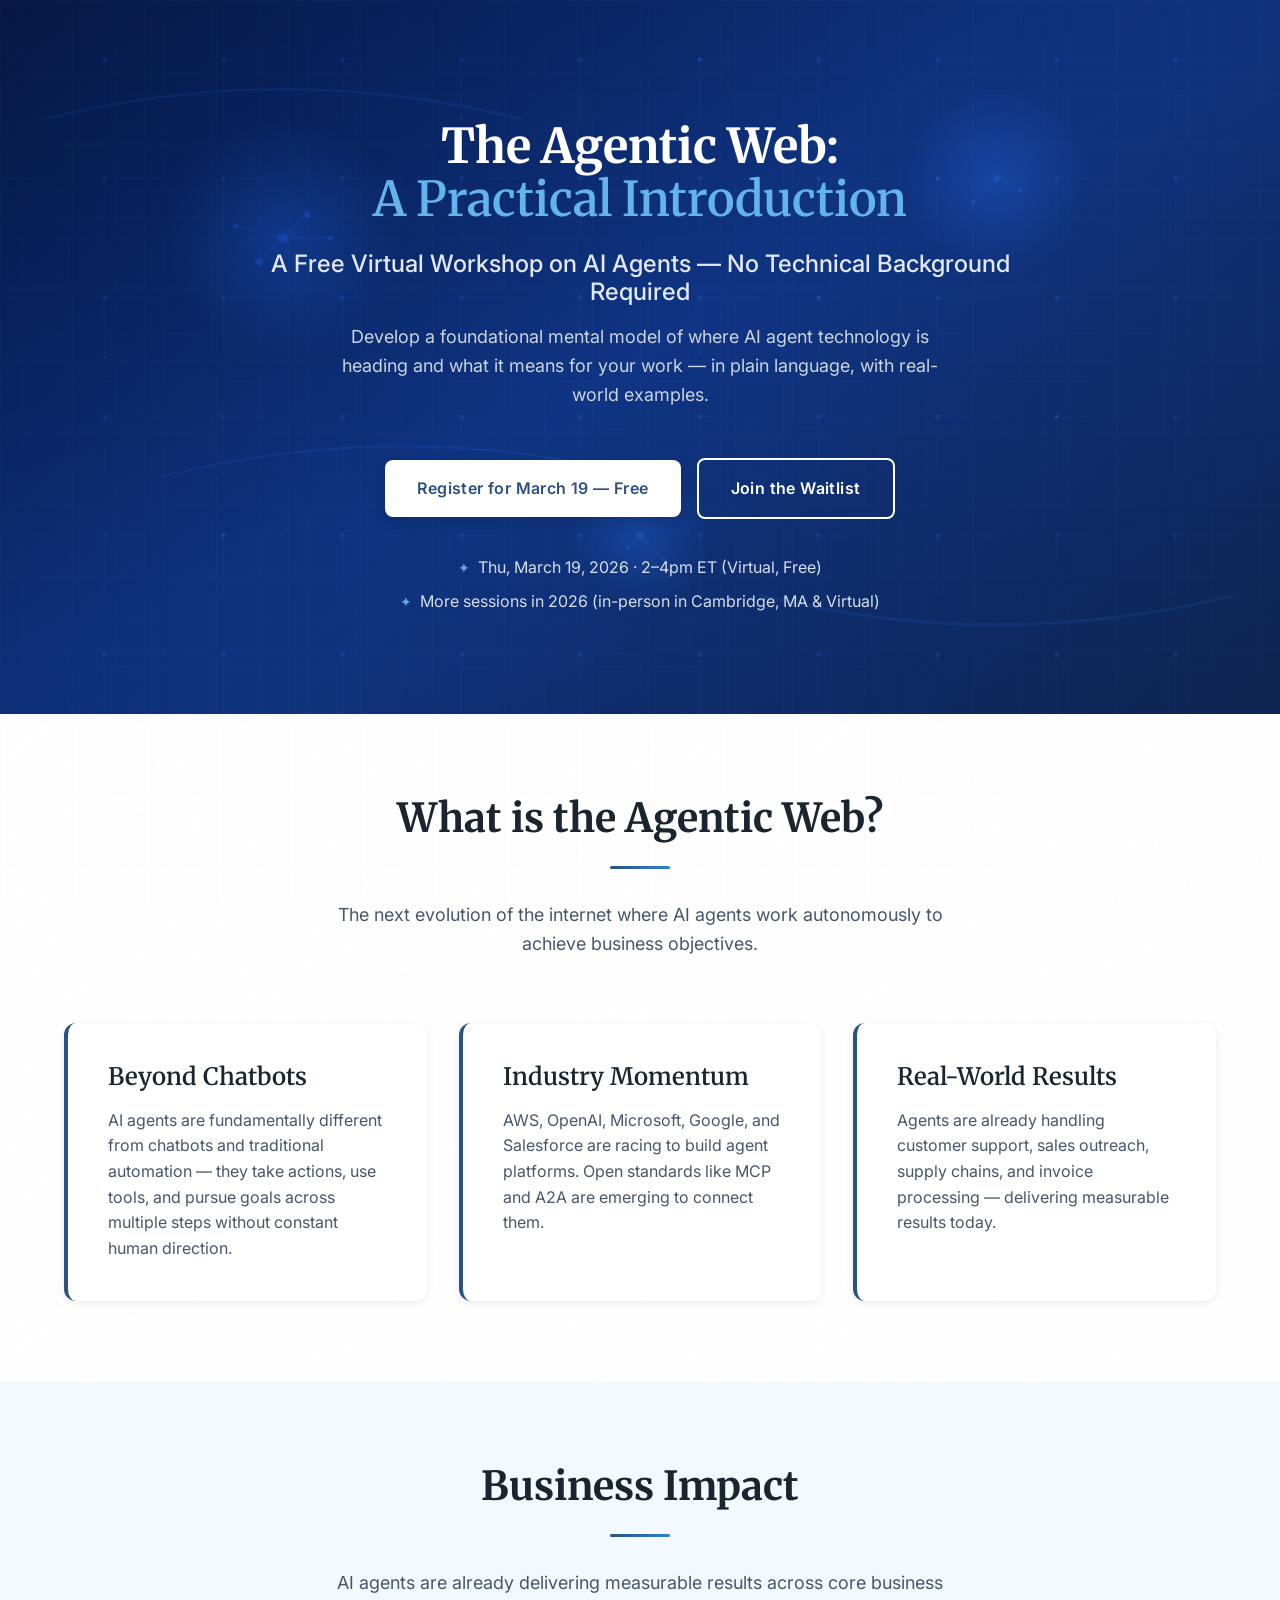
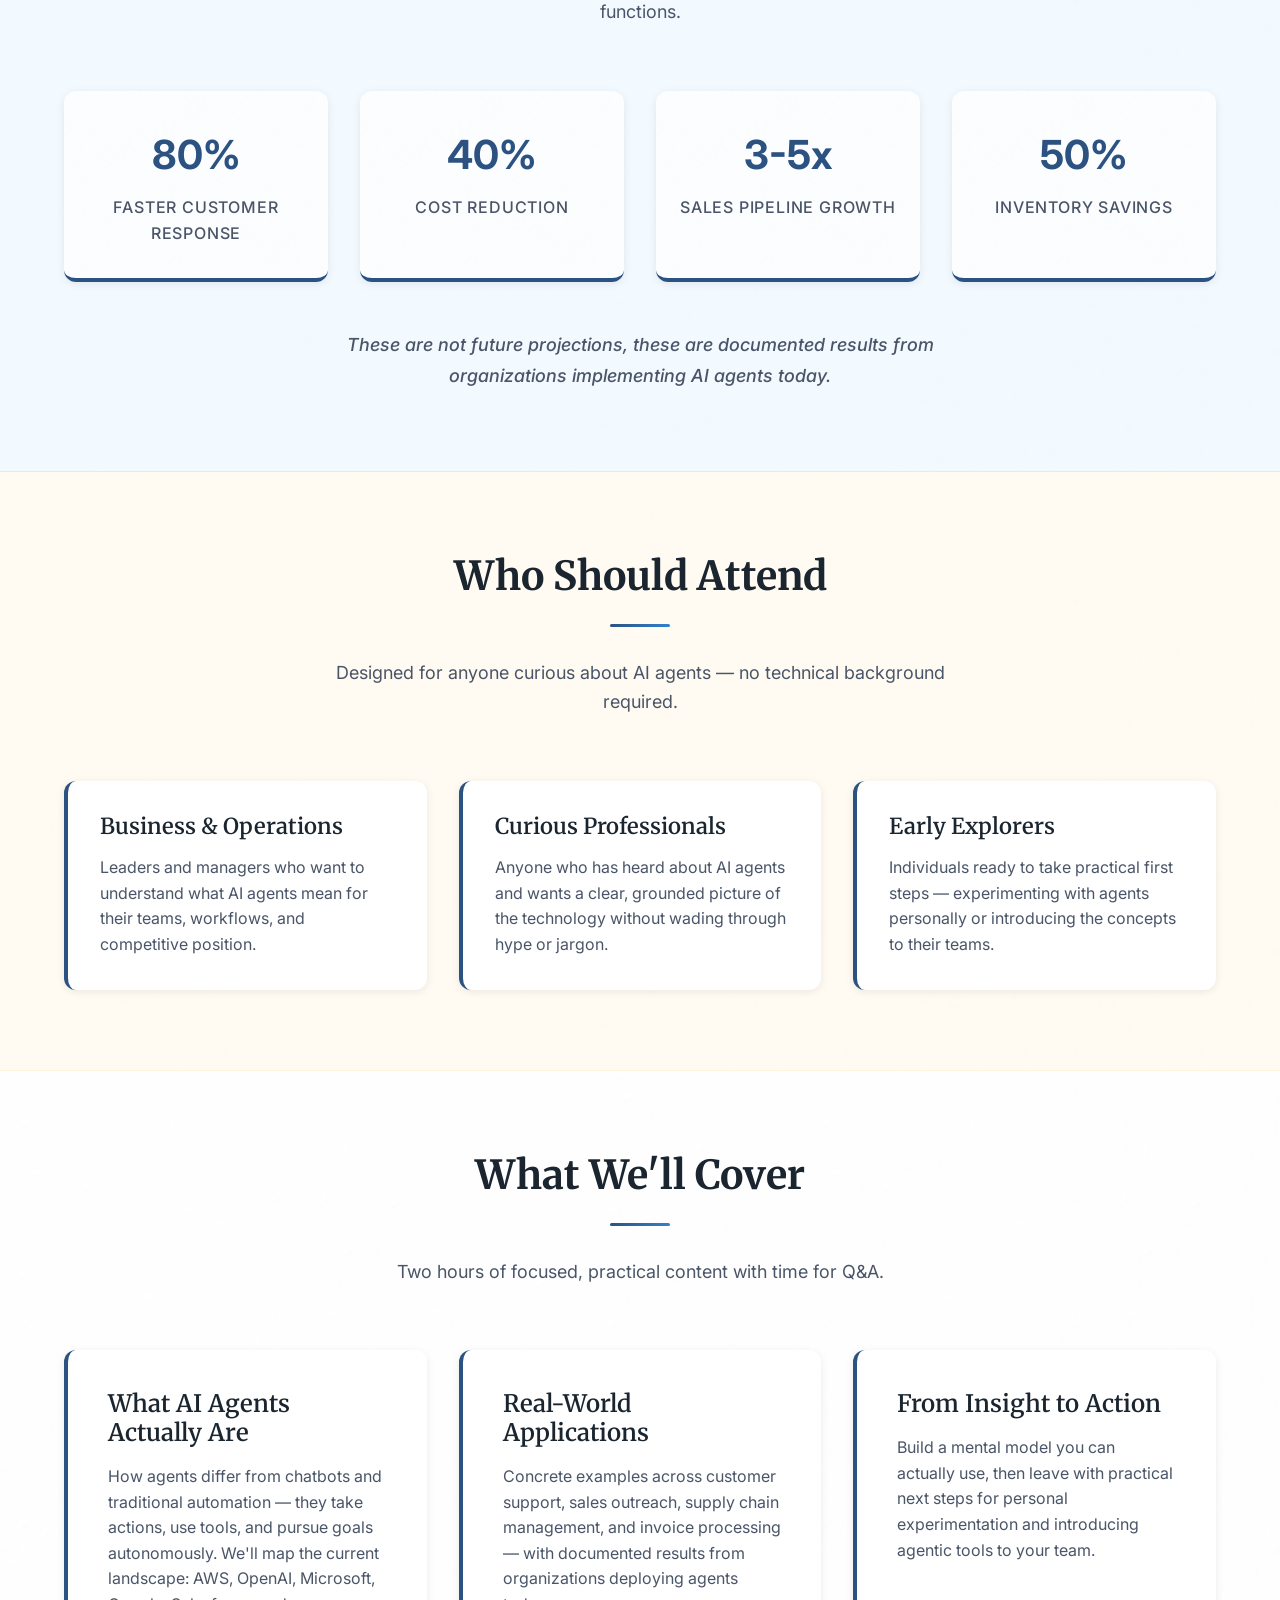
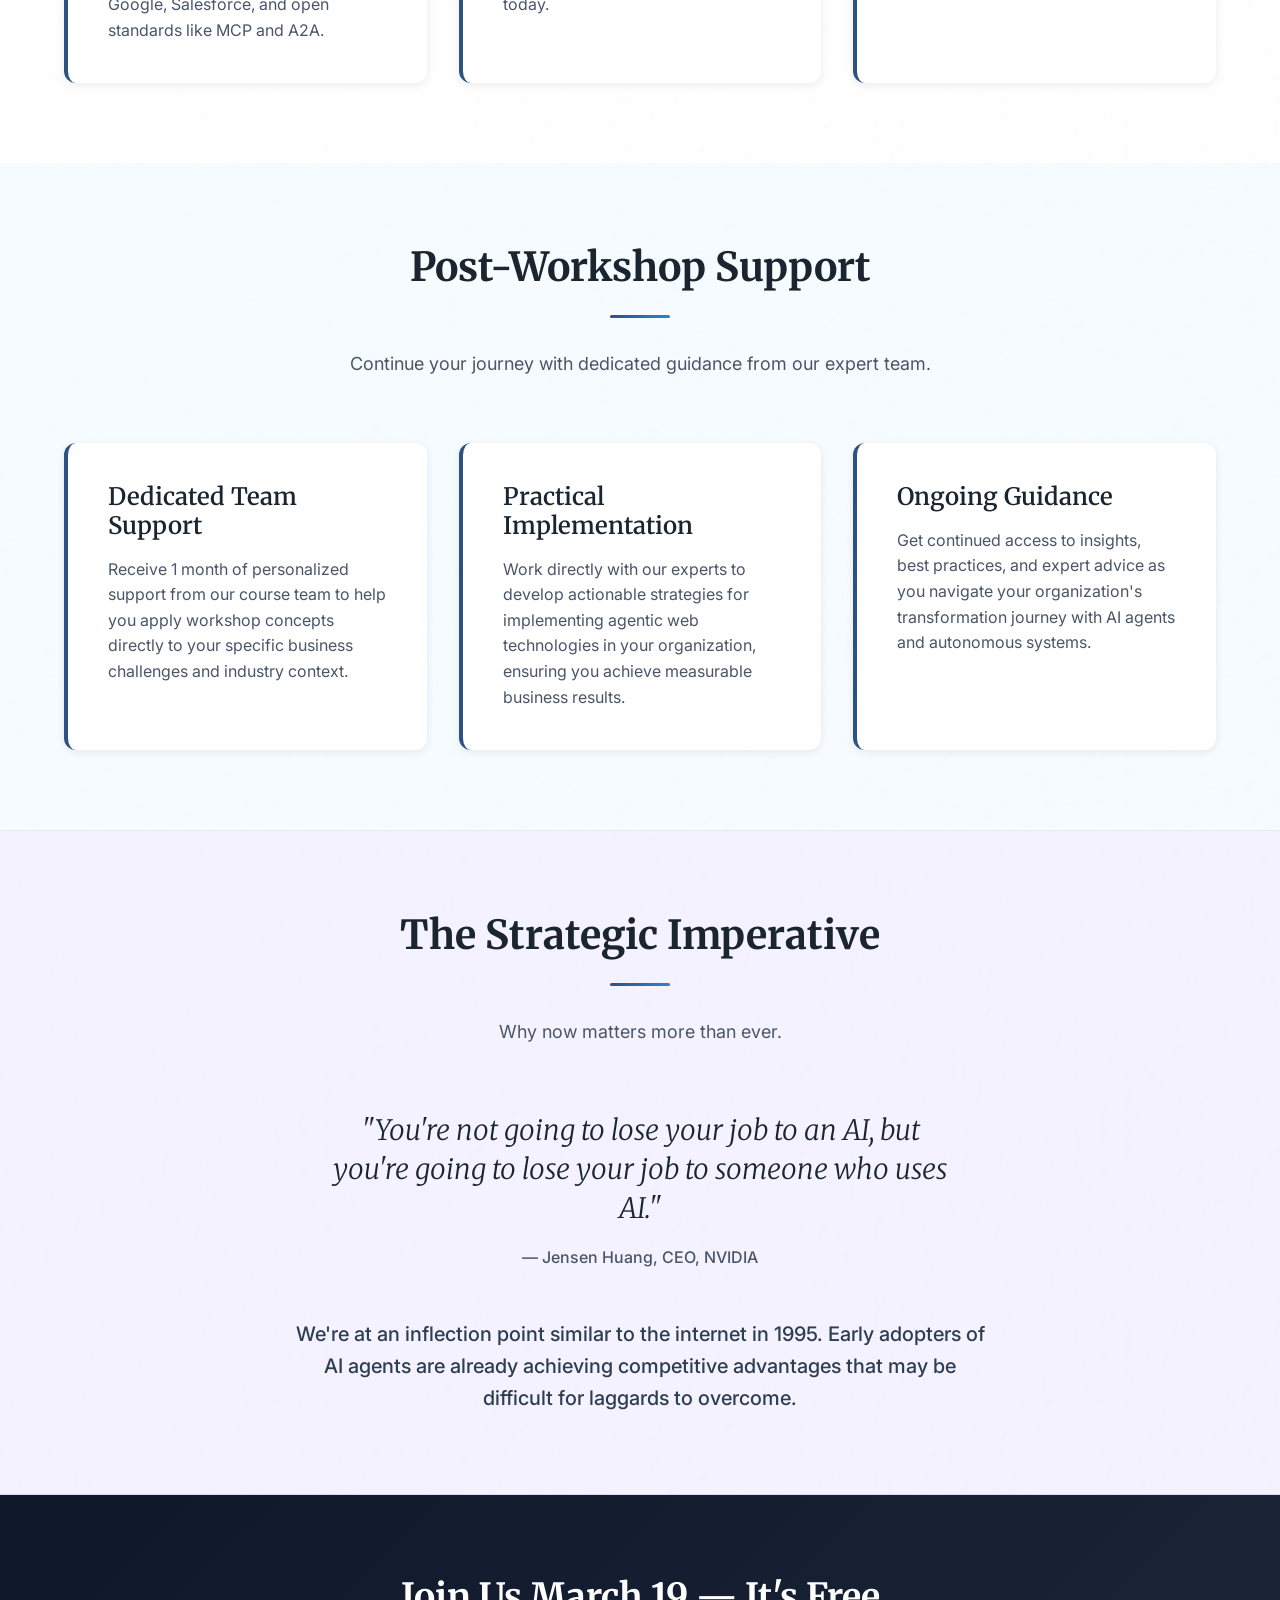
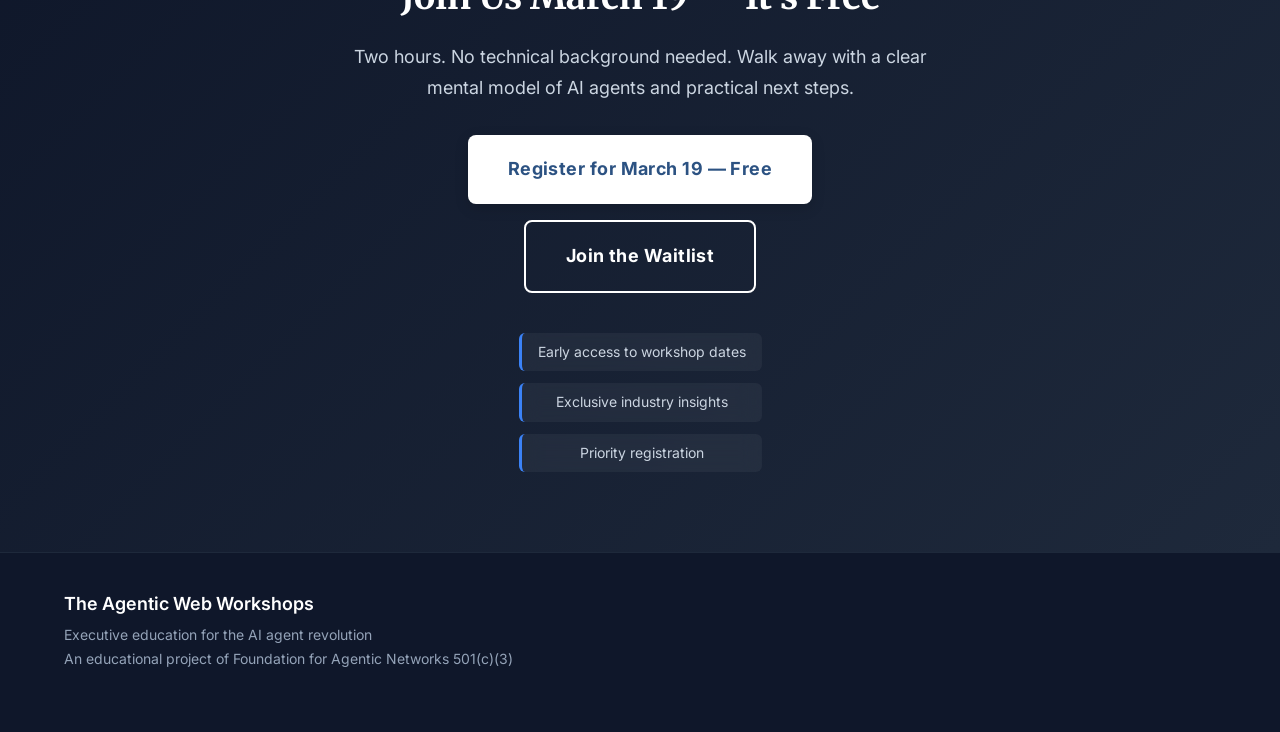
<file: index.html>
<!DOCTYPE html>
<html lang="en">
<head>
    <meta charset="UTF-8">
    <meta name="viewport" content="width=device-width, initial-scale=1.0">
    <title>The Agentic Web: A Practical Introduction</title>

    <!-- Open Graph / Facebook -->
    <meta property="og:type" content="website">
    <meta property="og:url" content="https://agenticweb.school/">
    <meta property="og:title" content="The Agentic Web: A Practical Introduction">
    <meta property="og:description" content="A free virtual workshop exploring AI agents in accessible terms — no technical background required. Learn what agents are, who's building them, and how to get started.">
    <meta property="og:site_name" content="The Agentic Web Workshop">

    <!-- Twitter -->
    <meta property="twitter:card" content="summary">
    <meta property="twitter:url" content="https://agenticweb.school/">
    <meta property="twitter:title" content="The Agentic Web: A Practical Introduction">
    <meta property="twitter:description" content="A free virtual workshop exploring AI agents in accessible terms — no technical background required. Learn what agents are, who's building them, and how to get started.">

    <!-- Additional meta tags -->
    <meta name="description" content="A free virtual workshop exploring AI agents in accessible terms — no technical background required. Learn what agents are, who's building them, and how to get started.">
    <meta name="keywords" content="AI agents, artificial intelligence, agentic web, MCP, A2A, workshop, practical introduction, autonomous AI">
    <meta name="author" content="Foundation for Agentic Networks">

    <link rel="stylesheet" href="styles.css">
    <link rel="icon" type="image/svg+xml" href="favicon.svg">
    <link rel="preconnect" href="https://fonts.googleapis.com">
    <link rel="preconnect" href="https://fonts.gstatic.com" crossorigin>
    <link href="https://fonts.googleapis.com/css2?family=Inter:wght@300;400;500;600;700&family=Merriweather:wght@300;400;700&display=swap" rel="stylesheet">
</head>
<body>
    <header class="hero">
        <div class="container">
            <div class="hero-content">
                <h1><nobr>The Agentic Web:</nobr> <nobr><span>A Practical Introduction</span></nobr></h1>
                <h2>A Free Virtual Workshop on AI Agents — No Technical Background Required</h2>
                <p class="hero-description">Develop a foundational mental model of where AI agent technology is heading and what it means for your work — in plain language, with real-world examples.</p>
                <div class="cta-section">
                    <a href="https://luma.com/l0nwfq3o" class="cta-button primary" target="_blank">Register for March 19 — Free</a>
                    <a href="https://forms.gle/TZWQmwri9NHWvNv88" class="cta-button secondary" target="_blank">Join the Waitlist</a>
                </div>
                <div class="workshop-schedule">
                    <span class="schedule-item">Thu, March 19, 2026 · 2–4pm ET (Virtual, Free)</span>
                    <span class="schedule-item">More sessions in 2026 (in-person in Cambridge, MA & Virtual)</span>
                </div>
            </div>
        </div>
    </header>

    <main>
        <section class="overview">
            <div class="container">
                <div class="section-header">
                    <h2>What is the Agentic Web?</h2>
                    <div class="divider"></div>
                    <p class="section-subtitle">The next evolution of the internet where AI agents work autonomously to achieve business objectives.</p>
                </div>

                <div class="concept-grid">
                    <div class="concept">
                        <h3>Beyond Chatbots</h3>
                        <p>AI agents are fundamentally different from chatbots and traditional automation — they take actions, use tools, and pursue goals across multiple steps without constant human direction.</p>
                    </div>
                    <div class="concept">
                        <h3>Industry Momentum</h3>
                        <p>AWS, OpenAI, Microsoft, Google, and Salesforce are racing to build agent platforms. Open standards like MCP and A2A are emerging to connect them.</p>
                    </div>
                    <div class="concept">
                        <h3>Real-World Results</h3>
                        <p>Agents are already handling customer support, sales outreach, supply chains, and invoice processing — delivering measurable results today.</p>
                    </div>
                </div>
            </div>
        </section>

        <section class="impact">
            <div class="container">
                <div class="section-header">
                    <h2>Business Impact</h2>
                    <div class="divider"></div>
                    <p class="section-subtitle">AI agents are already delivering measurable results across core business functions.</p>
                </div>

                <div class="impact-highlights">
                    <div class="impact-stat">
                        <span class="stat-number">80%</span>
                        <span class="stat-label">Faster Customer Response</span>
                    </div>
                    <div class="impact-stat">
                        <span class="stat-number">40%</span>
                        <span class="stat-label">Cost Reduction</span>
                    </div>
                    <div class="impact-stat">
                        <span class="stat-number">3-5x</span>
                        <span class="stat-label">Sales Pipeline Growth</span>
                    </div>
                    <div class="impact-stat">
                        <span class="stat-number">50%</span>
                        <span class="stat-label">Inventory Savings</span>
                    </div>
                </div>

                <p class="impact-note">These are not future projections, these are documented results from organizations implementing AI agents today.</p>
            </div>
        </section>

        <section class="audience">
            <div class="container">
                <div class="section-header">
                    <h2>Who Should Attend</h2>
                    <div class="divider"></div>
                    <p class="section-subtitle">Designed for anyone curious about AI agents — no technical background required.</p>
                </div>

                <div class="audience-highlights">
                    <div class="audience-group">
                        <h3>Business &amp; Operations</h3>
                        <p>Leaders and managers who want to understand what AI agents mean for their teams, workflows, and competitive position.</p>
                    </div>
                    <div class="audience-group">
                        <h3>Curious Professionals</h3>
                        <p>Anyone who has heard about AI agents and wants a clear, grounded picture of the technology without wading through hype or jargon.</p>
                    </div>
                    <div class="audience-group">
                        <h3>Early Explorers</h3>
                        <p>Individuals ready to take practical first steps — experimenting with agents personally or introducing the concepts to their teams.</p>
                    </div>
                </div>
            </div>
        </section>

        <section class="topics">
            <div class="container">
                <div class="section-header">
                    <h2>What We'll Cover</h2>
                    <div class="divider"></div>
                    <p class="section-subtitle">Two hours of focused, practical content with time for Q&amp;A.</p>
                </div>

                <div class="concept-grid">
                    <div class="concept">
                        <h3>What AI Agents Actually Are</h3>
                        <p>How agents differ from chatbots and traditional automation — they take actions, use tools, and pursue goals autonomously. We'll map the current landscape: AWS, OpenAI, Microsoft, Google, Salesforce, and open standards like MCP and A2A.</p>
                    </div>
                    <div class="concept">
                        <h3>Real-World Applications</h3>
                        <p>Concrete examples across customer support, sales outreach, supply chain management, and invoice processing — with documented results from organizations deploying agents today.</p>
                    </div>
                    <div class="concept">
                        <h3>From Insight to Action</h3>
                        <p>Build a mental model you can actually use, then leave with practical next steps for personal experimentation and introducing agentic tools to your team.</p>
                    </div>
                </div>
            </div>
        </section>

        <section class="support">
            <div class="container">
                <div class="section-header">
                    <h2>Post-Workshop Support</h2>
                    <div class="divider"></div>
                    <p class="section-subtitle">Continue your journey with dedicated guidance from our expert team.</p>
                </div>

                <div class="support-content">
                    <div class="support-highlights">
                        <div class="support-feature">
                            <h3>Dedicated Team Support</h3>
                            <p>Receive 1 month of personalized support from our course team to help you apply workshop concepts directly to your specific business challenges and industry context.</p>
                        </div>
                        <div class="support-feature">
                            <h3>Practical Implementation</h3>
                            <p>Work directly with our experts to develop actionable strategies for implementing agentic web technologies in your organization, ensuring you achieve measurable business results.</p>
                        </div>
                        <div class="support-feature">
                            <h3>Ongoing Guidance</h3>
                            <p>Get continued access to insights, best practices, and expert advice as you navigate your organization's transformation journey with AI agents and autonomous systems.</p>
                        </div>
                    </div>
                </div>
            </div>
        </section>

<section class="urgency">
            <div class="container">
                <div class="section-header">
                    <h2>The Strategic Imperative</h2>
                    <div class="divider"></div>
                    <p class="section-subtitle">Why now matters more than ever.</p>
                </div>

                <div class="quote-container">
                    <blockquote>"You're not going to lose your job to an AI, but you're going to lose your job to someone who uses AI."</blockquote>
                    <cite>— Jensen Huang, CEO, NVIDIA</cite>
                </div>

                <p class="urgency-message">We're at an inflection point similar to the internet in 1995. Early adopters of AI agents are already achieving competitive advantages that may be difficult for laggards to overcome.</p>
            </div>
        </section>

        </main>

    <footer class="final-cta">
        <div class="container">
            <div class="cta-content">
                <h2>Join Us March 19 — It's Free</h2>
                <p>Two hours. No technical background needed. Walk away with a clear mental model of AI agents and practical next steps.</p>
                <div class="cta-actions">
                    <a href="https://luma.com/l0nwfq3o" class="cta-button primary large" target="_blank">Register for March 19 — Free</a>
                    <a href="https://forms.gle/TZWQmwri9NHWvNv88" class="cta-button secondary large" target="_blank">Join the Waitlist</a>
                    <div class="benefits">
                        <div class="benefit-item">Early access to workshop dates</div>
                        <div class="benefit-item">Exclusive industry insights</div>
                        <div class="benefit-item">Priority registration</div>
                    </div>
                </div>
            </div>
        </div>
    </footer>

    <footer class="site-footer">
        <div class="container">
            <div class="footer-content">
                <div class="footer-brand">
                    <h3>The Agentic Web Workshops</h3>
                    <p>Executive education for the AI agent revolution</p>
                    <p class="foundation-credit">An educational project of Foundation for Agentic Networks 501(c)(3)</p>
                </div>
            </div>
        </div>
  </body>
</html>
</file>
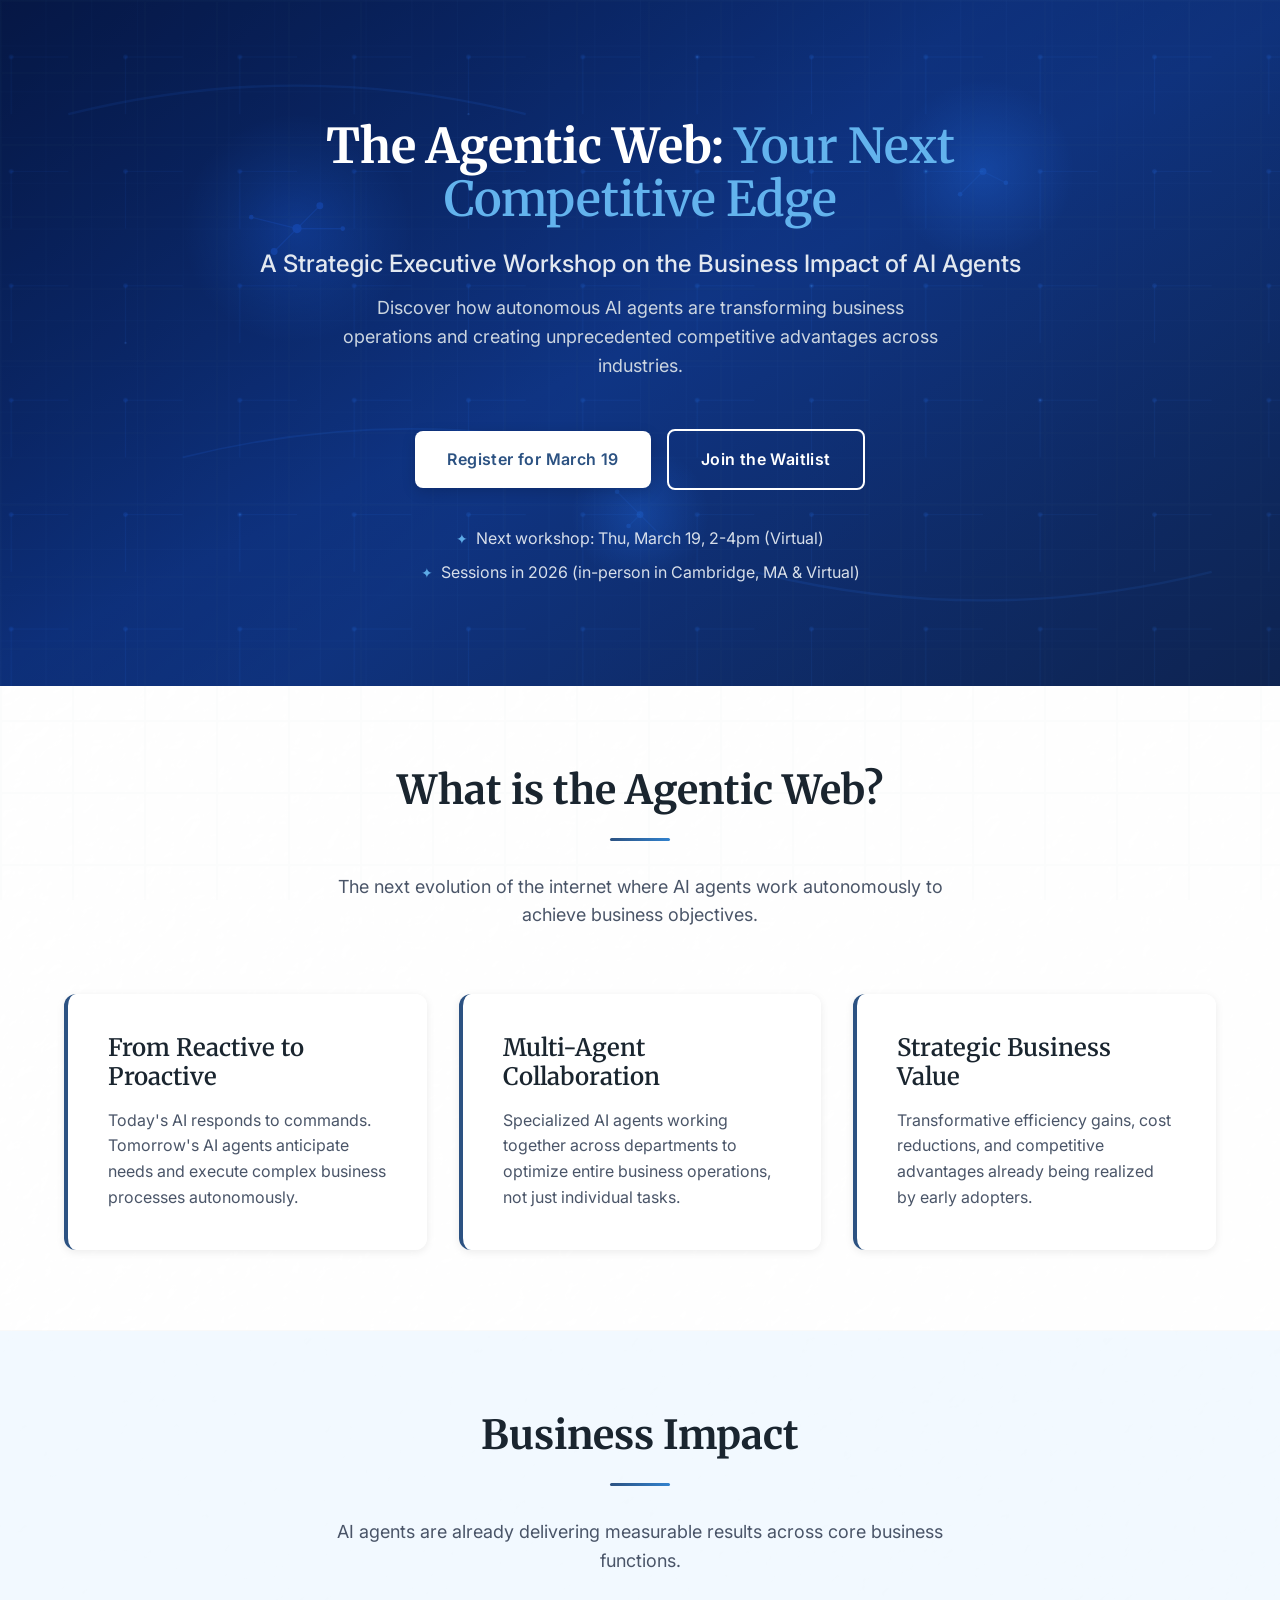
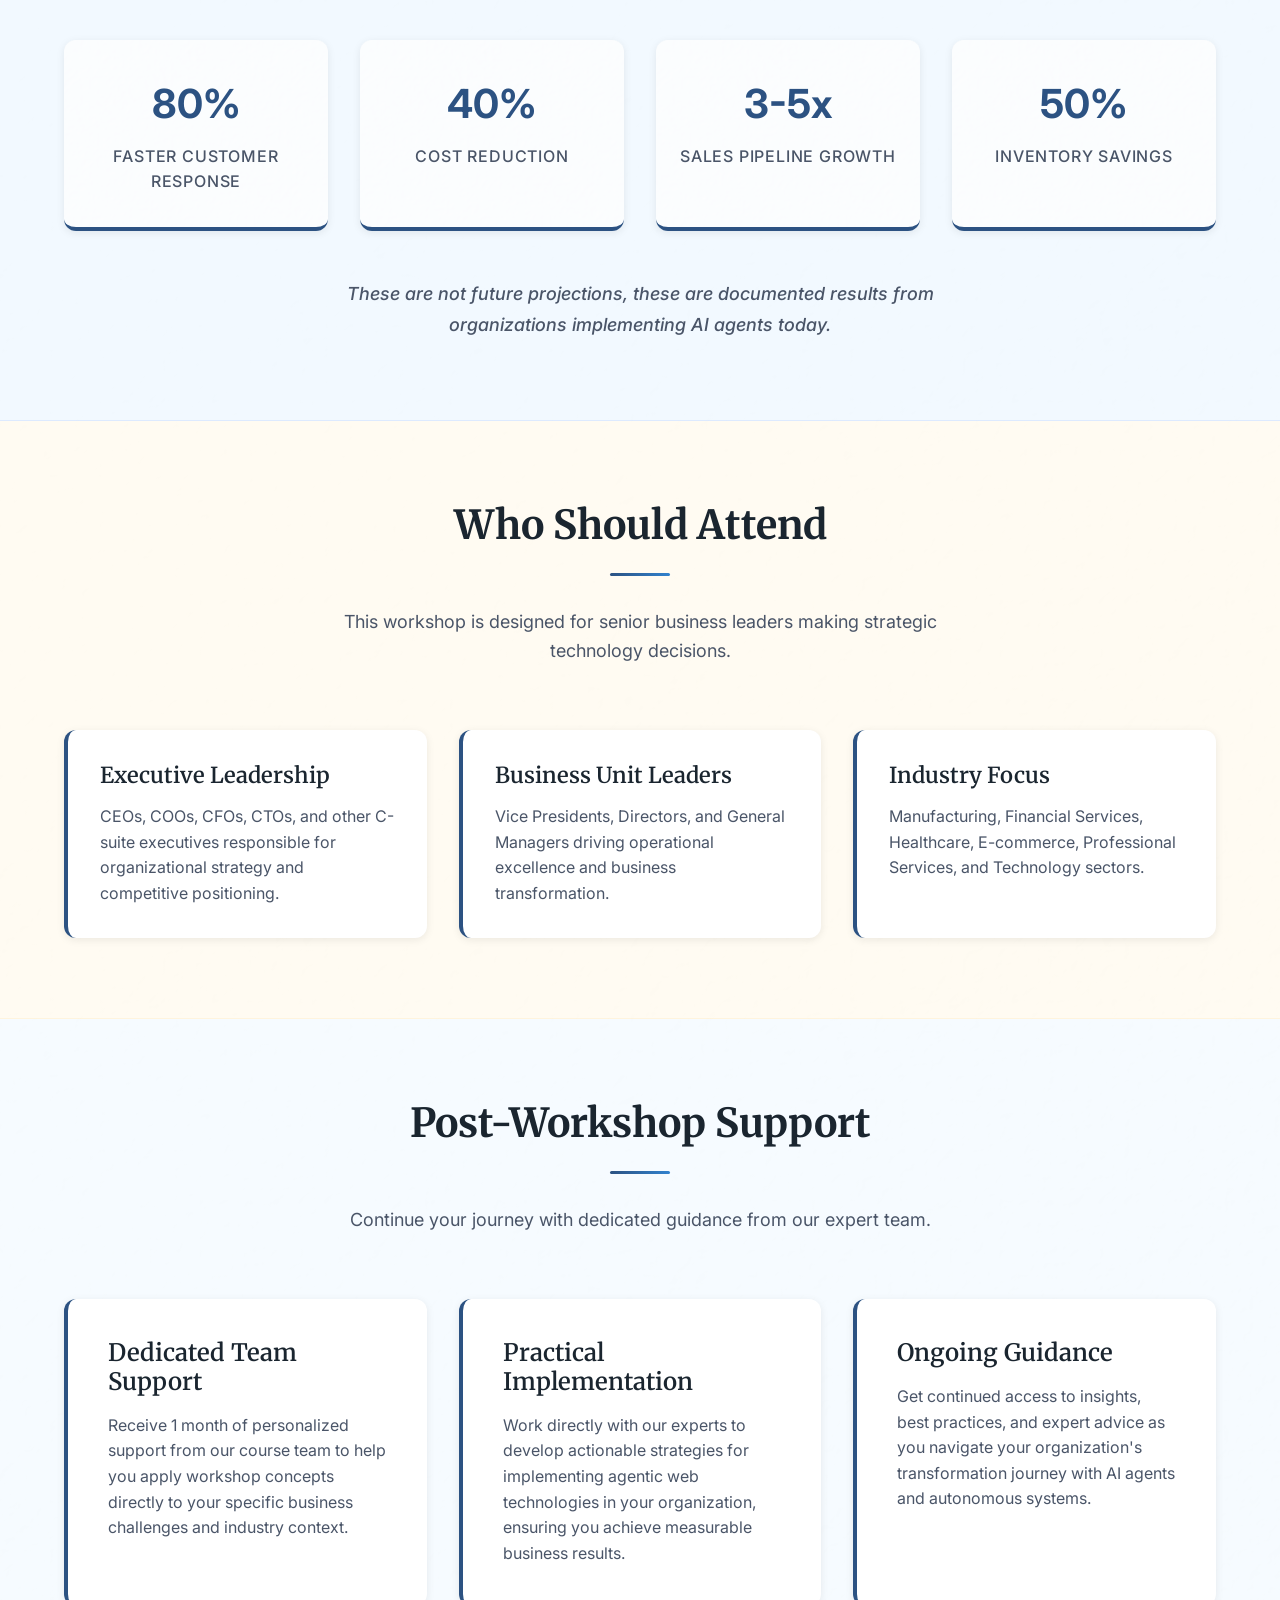
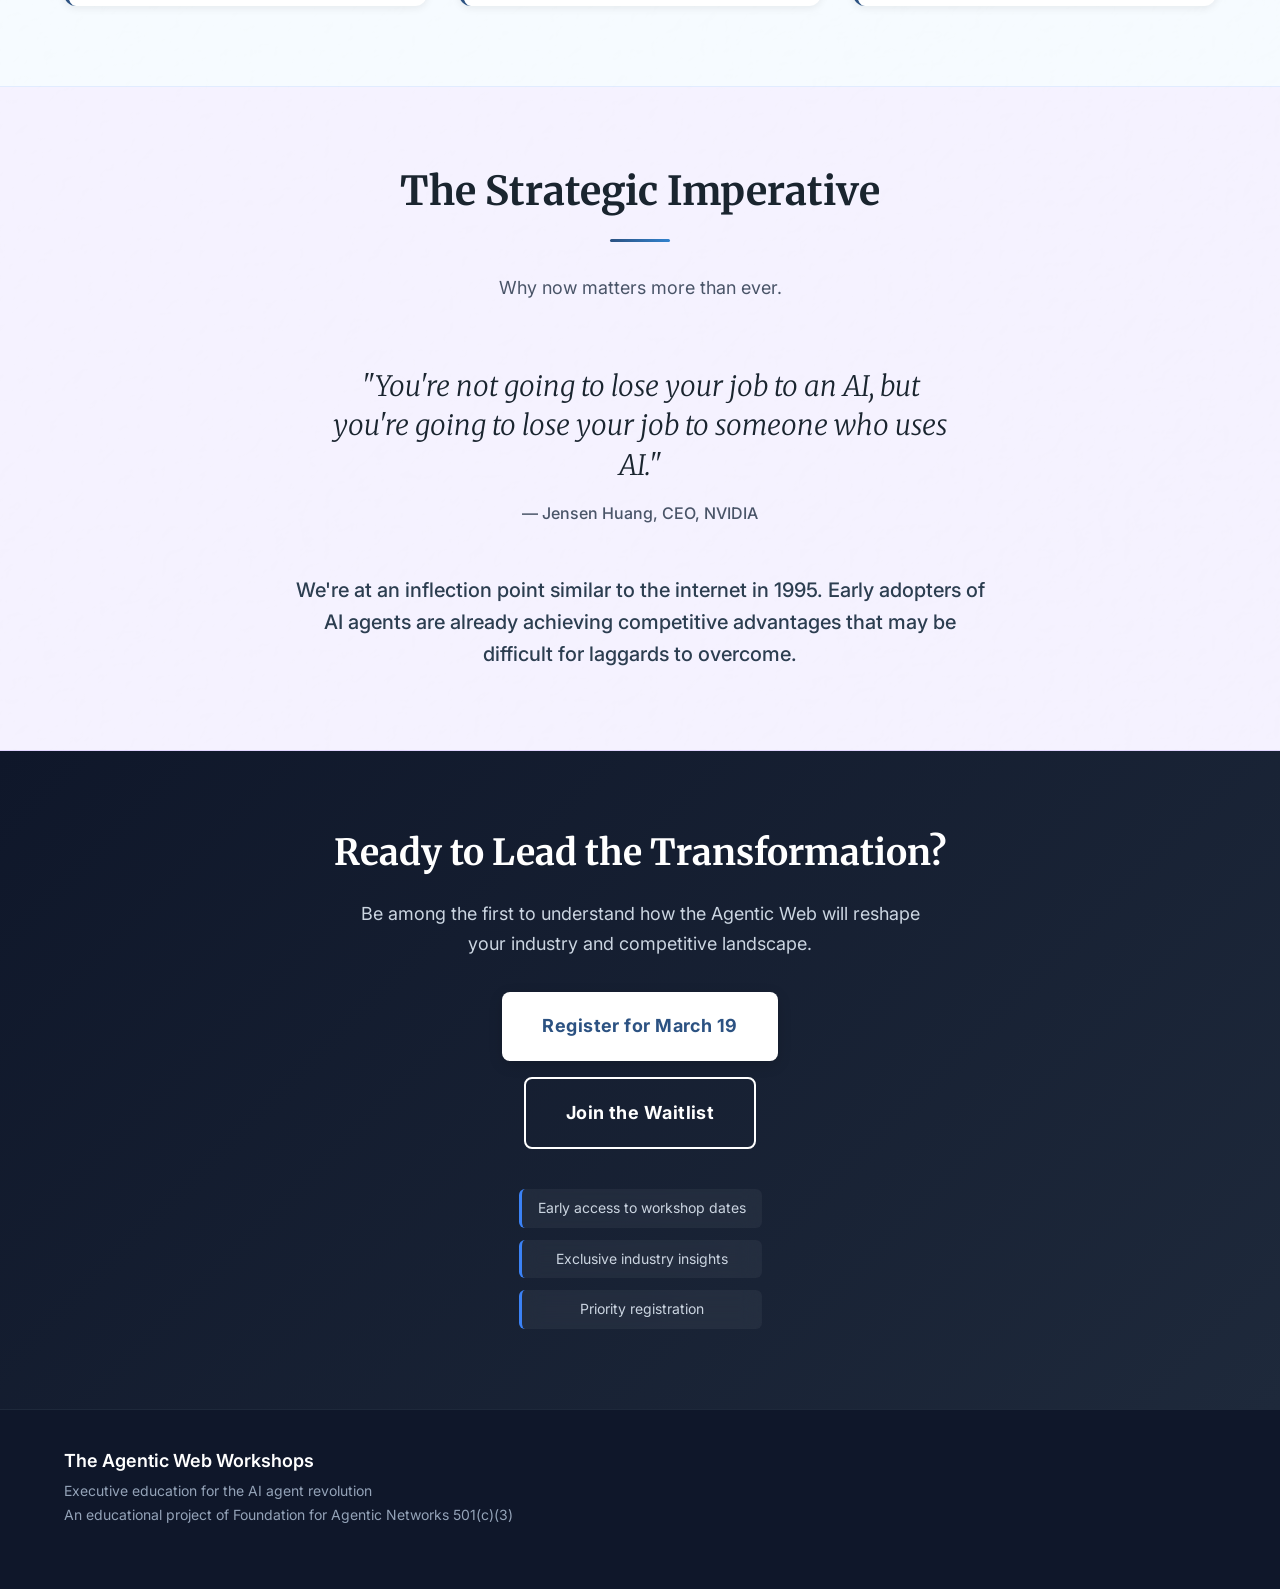
<file: backup-20260317/index.html>
<!DOCTYPE html>
<html lang="en">
<head>
    <meta charset="UTF-8">
    <meta name="viewport" content="width=device-width, initial-scale=1.0">
    <title>The Agentic Web Workshop | Executive Education</title>

    <!-- Open Graph / Facebook -->
    <meta property="og:type" content="website">
    <meta property="og:url" content="https://agenticweb.school/">
    <meta property="og:title" content="The Agentic Web Workshop | Executive Education">
    <meta property="og:description" content="Discover how autonomous AI agents are transforming business operations and creating unprecedented competitive advantages. A strategic executive workshop on the business impact of AI agents.">
    <meta property="og:site_name" content="The Agentic Web Workshop">

    <!-- Twitter -->
    <meta property="twitter:card" content="summary">
    <meta property="twitter:url" content="https://agenticweb.school/">
    <meta property="twitter:title" content="The Agentic Web Workshop | Executive Education">
    <meta property="twitter:description" content="Discover how autonomous AI agents are transforming business operations and creating unprecedented competitive advantages. A strategic executive workshop on the business impact of AI agents.">

    <!-- Additional meta tags -->
    <meta name="description" content="Discover how autonomous AI agents are transforming business operations and creating unprecedented competitive advantages. A strategic executive workshop on the business impact of AI agents.">
    <meta name="keywords" content="AI agents, artificial intelligence, executive education, business transformation, workshop, agentic web, autonomous AI">
    <meta name="author" content="Foundation for Agentic Networks">

    <link rel="stylesheet" href="styles.css">
    <link rel="icon" type="image/svg+xml" href="favicon.svg">
    <link rel="preconnect" href="https://fonts.googleapis.com">
    <link rel="preconnect" href="https://fonts.gstatic.com" crossorigin>
    <link href="https://fonts.googleapis.com/css2?family=Inter:wght@300;400;500;600;700&family=Merriweather:wght@300;400;700&display=swap" rel="stylesheet">
</head>
<body>
    <header class="hero">
        <div class="container">
            <div class="hero-content">
                <h1>The Agentic Web: <span>Your Next Competitive Edge</span></h1>
                <h2>A Strategic Executive Workshop on the Business Impact of AI Agents</h2>
                <p class="hero-description">Discover how autonomous AI agents are transforming business operations and creating unprecedented competitive advantages across industries.</p>
                <div class="cta-section">
                    <a href="https://luma.com/l0nwfq3o" class="cta-button primary" target="_blank">Register for March 19</a>
                    <a href="https://forms.gle/TZWQmwri9NHWvNv88" class="cta-button secondary" target="_blank">Join the Waitlist</a>
                </div>
                <div class="workshop-schedule">
                    <span class="schedule-item">Next workshop: Thu, March 19, 2-4pm (Virtual)</span>
                    <span class="schedule-item">Sessions in 2026 (in-person in Cambridge, MA & Virtual)</span>
                </div>
            </div>
        </div>
    </header>

    <main>
        <section class="overview">
            <div class="container">
                <div class="section-header">
                    <h2>What is the Agentic Web?</h2>
                    <div class="divider"></div>
                    <p class="section-subtitle">The next evolution of the internet where AI agents work autonomously to achieve business objectives.</p>
                </div>

                <div class="concept-grid">
                    <div class="concept">
                        <h3>From Reactive to Proactive</h3>
                        <p>Today's AI responds to commands. Tomorrow's AI agents anticipate needs and execute complex business processes autonomously.</p>
                    </div>
                    <div class="concept">
                        <h3>Multi-Agent Collaboration</h3>
                        <p>Specialized AI agents working together across departments to optimize entire business operations, not just individual tasks.</p>
                    </div>
                    <div class="concept">
                        <h3>Strategic Business Value</h3>
                        <p>Transformative efficiency gains, cost reductions, and competitive advantages already being realized by early adopters.</p>
                    </div>
                </div>
            </div>
        </section>

        <section class="impact">
            <div class="container">
                <div class="section-header">
                    <h2>Business Impact</h2>
                    <div class="divider"></div>
                    <p class="section-subtitle">AI agents are already delivering measurable results across core business functions.</p>
                </div>

                <div class="impact-highlights">
                    <div class="impact-stat">
                        <span class="stat-number">80%</span>
                        <span class="stat-label">Faster Customer Response</span>
                    </div>
                    <div class="impact-stat">
                        <span class="stat-number">40%</span>
                        <span class="stat-label">Cost Reduction</span>
                    </div>
                    <div class="impact-stat">
                        <span class="stat-number">3-5x</span>
                        <span class="stat-label">Sales Pipeline Growth</span>
                    </div>
                    <div class="impact-stat">
                        <span class="stat-number">50%</span>
                        <span class="stat-label">Inventory Savings</span>
                    </div>
                </div>

                <p class="impact-note">These are not future projections, these are documented results from organizations implementing AI agents today.</p>
            </div>
        </section>

        <section class="audience">
            <div class="container">
                <div class="section-header">
                    <h2>Who Should Attend</h2>
                    <div class="divider"></div>
                    <p class="section-subtitle">This workshop is designed for senior business leaders making strategic technology decisions.</p>
                </div>

                <div class="audience-highlights">
                    <div class="audience-group">
                        <h3>Executive Leadership</h3>
                        <p>CEOs, COOs, CFOs, CTOs, and other C-suite executives responsible for organizational strategy and competitive positioning.</p>
                    </div>
                    <div class="audience-group">
                        <h3>Business Unit Leaders</h3>
                        <p>Vice Presidents, Directors, and General Managers driving operational excellence and business transformation.</p>
                    </div>
                    <div class="audience-group">
                        <h3>Industry Focus</h3>
                        <p>Manufacturing, Financial Services, Healthcare, E-commerce, Professional Services, and Technology sectors.</p>
                    </div>
                </div>
            </div>
        </section>

        <section class="support">
            <div class="container">
                <div class="section-header">
                    <h2>Post-Workshop Support</h2>
                    <div class="divider"></div>
                    <p class="section-subtitle">Continue your journey with dedicated guidance from our expert team.</p>
                </div>

                <div class="support-content">
                    <div class="support-highlights">
                        <div class="support-feature">
                            <h3>Dedicated Team Support</h3>
                            <p>Receive 1 month of personalized support from our course team to help you apply workshop concepts directly to your specific business challenges and industry context.</p>
                        </div>
                        <div class="support-feature">
                            <h3>Practical Implementation</h3>
                            <p>Work directly with our experts to develop actionable strategies for implementing agentic web technologies in your organization, ensuring you achieve measurable business results.</p>
                        </div>
                        <div class="support-feature">
                            <h3>Ongoing Guidance</h3>
                            <p>Get continued access to insights, best practices, and expert advice as you navigate your organization's transformation journey with AI agents and autonomous systems.</p>
                        </div>
                    </div>
                </div>
            </div>
        </section>

        <section class="urgency">
            <div class="container">
                <div class="section-header">
                    <h2>The Strategic Imperative</h2>
                    <div class="divider"></div>
                    <p class="section-subtitle">Why now matters more than ever.</p>
                </div>

                <div class="quote-container">
                    <blockquote>"You're not going to lose your job to an AI, but you're going to lose your job to someone who uses AI."</blockquote>
                    <cite>— Jensen Huang, CEO, NVIDIA</cite>
                </div>

                <p class="urgency-message">We're at an inflection point similar to the internet in 1995. Early adopters of AI agents are already achieving competitive advantages that may be difficult for laggards to overcome.</p>
            </div>
        </section>

        </main>

    <footer class="final-cta">
        <div class="container">
            <div class="cta-content">
                <h2>Ready to Lead the Transformation?</h2>
                <p>Be among the first to understand how the Agentic Web will reshape your industry and competitive landscape.</p>
                <div class="cta-actions">
                    <a href="https://luma.com/l0nwfq3o" class="cta-button primary large" target="_blank">Register for March 19</a>
                    <a href="https://forms.gle/TZWQmwri9NHWvNv88" class="cta-button secondary large" target="_blank">Join the Waitlist</a>
                    <div class="benefits">
                        <div class="benefit-item">Early access to workshop dates</div>
                        <div class="benefit-item">Exclusive industry insights</div>
                        <div class="benefit-item">Priority registration</div>
                    </div>
                </div>
            </div>
        </div>
    </footer>

    <footer class="site-footer">
        <div class="container">
            <div class="footer-content">
                <div class="footer-brand">
                    <h3>The Agentic Web Workshops</h3>
                    <p>Executive education for the AI agent revolution</p>
                    <p class="foundation-credit">An educational project of Foundation for Agentic Networks 501(c)(3)</p>
                </div>
            </div>
        </div>
  </body>
</html>
</file>
<file: styles.css>
/* Corporate Executive Education Landing Page */

/* Reset and base styles */
* {
    margin: 0;
    padding: 0;
    box-sizing: border-box;
}

body {
    font-family: 'Inter', sans-serif;
    line-height: 1.6;
    color: #2c3e50;
    background: linear-gradient(135deg, #fafafa 0%, #f5f5f4 100%),
                url('paper-texture.svg') repeat;
    background-blend-mode: overlay;
    font-weight: 400;
    position: relative;
}

body::before {
    content: '';
    position: fixed;
    top: 0;
    left: 0;
    right: 0;
    bottom: 0;
    background: url('data:image/svg+xml,<svg xmlns="http://www.w3.org/2000/svg" viewBox="0 0 100 100"><defs><pattern id="subtle" width="8" height="8" patternUnits="userSpaceOnUse"><path d="M 8 0 L 0 0 0 8" fill="none" stroke="rgba(100,116,139,0.03)" stroke-width="0.5"/></pattern></defs><rect width="100" height="100" fill="url(%23subtle)"/></svg>');
    pointer-events: none;
    z-index: 1;
}

h1, h2, h3, h4 {
    font-family: 'Merriweather', serif;
    font-weight: 700;
    line-height: 1.2;
    color: #1a252f;
}

p {
    margin-bottom: 1rem;
    color: #4a5568;
    line-height: 1.7;
}

.container {
    max-width: 1200px;
    margin: 0 auto;
    padding: 0 24px;
}

/* Hero Section */
.hero {
    background: linear-gradient(135deg, #1a365d 0%, #2c5282 50%, #2a4365 100%),
                url('hero-bg.svg') center/cover;
    background-blend-mode: overlay;
    color: #ffffff;
    padding: 120px 0 80px;
    text-align: center;
    position: relative;
    overflow: hidden;
}

.hero::before {
    content: '';
    position: absolute;
    top: 0;
    left: 0;
    right: 0;
    bottom: 0;
    background: url('data:image/svg+xml,<svg xmlns="http://www.w3.org/2000/svg" viewBox="0 0 100 100"><defs><pattern id="grid" width="10" height="10" patternUnits="userSpaceOnUse"><path d="M 10 0 L 0 0 0 10" fill="none" stroke="rgba(255,255,255,0.03)" stroke-width="0.5"/></pattern></defs><rect width="100" height="100" fill="url(%23grid)"/></svg>');
    background-size: 20px 20px;
    opacity: 0.5;
    z-index: 1;
}

.hero-content {
    position: relative;
    z-index: 10;
    max-width: 800px;
    margin: 0 auto;
}

.hero-content h1 {
    font-size: 3rem;
    font-weight: 700;
    margin-bottom: 1.5rem;
    line-height: 1.1;
    color: #ffffff;
}

.hero-content h1 span {
    color: #63b3ed;
    font-weight: 600;
}

.hero-content h2 {
    font-family: 'Inter', sans-serif;
    font-size: 1.5rem;
    font-weight: 500;
    margin-bottom: 1rem;
    color: #e2e8f0;
}

.workshop-schedule {
    display: flex;
    justify-content: center;
    gap: 0;
    margin-top: 2rem;
    margin-bottom: 1rem;
    flex-wrap: wrap;
}

.schedule-item {
    color: #e2e8f0;
    padding: 0.25rem 0.2rem;
    font-size: 1rem;
    font-family: 'Inter', sans-serif;
    font-weight: 400;
    opacity: 0.95;
    position: relative;
    transition: opacity 0.2s ease;
}

.schedule-item::before {
    content: '✦';
    color: #63b3ed;
    margin-right: 0.5rem;
    font-style: normal;
    font-size: 0.875rem;
}

.schedule-item:hover {
    opacity: 1;
    color: #ffffff;
}

.schedule-link {
    color: #f1f5f9;
    text-decoration: underline;
    transition: color 0.2s ease;
}

.schedule-link:hover {
    color: #ffffff;
}

.hero-description {
    font-family: 'Inter', sans-serif;
    font-size: 1.125rem;
    max-width: 600px;
    margin: 0 auto 3rem;
    color: #cbd5e0;
    font-weight: 400;
    line-height: 1.6;
}

.foundation-credit-hero {
    font-family: 'Inter', sans-serif;
    font-size: 0.875rem;
    color: #f1f5f9;
    font-weight: 500;
    margin-top: 1.5rem;
    opacity: 0.9;
    text-shadow: 0 1px 2px rgba(0, 0, 0, 0.3);
}

.cta-section {
    display: flex;
    justify-content: center;
    align-items: center;
    gap: 1rem;
    flex-wrap: wrap;
}

.cta-button {
    padding: 16px 32px;
    border: none;
    border-radius: 8px;
    font-family: 'Inter', sans-serif;
    font-size: 1rem;
    font-weight: 600;
    cursor: pointer;
    transition: all 0.2s ease;
    text-decoration: none;
    display: inline-flex;
    align-items: center;
    justify-content: center;
    text-transform: none;
    letter-spacing: 0.025em;
}

.cta-button.primary {
    background: #ffffff;
    color: #2c5282;
    box-shadow: 0 4px 14px rgba(0, 0, 0, 0.15);
}

.cta-button.primary:hover {
    background: #f7fafc;
    transform: translateY(-1px);
    box-shadow: 0 6px 20px rgba(0, 0, 0, 0.2);
}

.cta-button.secondary {
    background: transparent;
    color: #ffffff;
    border: 2px solid #ffffff;
}

.cta-button.secondary:hover {
    background: rgba(255, 255, 255, 0.1);
    border-color: #e2e8f0;
}

.cta-button.large {
    padding: 20px 40px;
    font-size: 1.125rem;
    font-weight: 700;
}

/* Common section styles */
section {
    padding: 80px 0;
    position: relative;
    z-index: 2;
}

/* Section-specific backgrounds - balanced for paper texture visibility */
section.overview {
    background: rgba(255, 255, 255, 0.4);
    border-bottom: 1px solid rgba(200, 200, 200, 0.1);
}

section.impact {
    background: rgba(230, 244, 255, 0.5);
    border-bottom: 1px solid rgba(100, 150, 255, 0.15);
}

section.audience {
    background: rgba(255, 248, 230, 0.5);
    border-bottom: 1px solid rgba(255, 200, 100, 0.15);
}

section.urgency {
    background: rgba(235, 230, 255, 0.5);
    border-bottom: 1px solid rgba(150, 100, 255, 0.2);
}

.section-header {
    text-align: center;
    margin-bottom: 4rem;
}

.section-header h2 {
    font-size: 2.5rem;
    margin-bottom: 1.5rem;
    font-weight: 700;
}

.section-header .divider {
    width: 60px;
    height: 3px;
    background: linear-gradient(90deg, #2c5282, #3182ce);
    margin: 0 auto 2rem;
    border-radius: 2px;
}

.section-subtitle {
    font-family: 'Inter', sans-serif;
    font-size: 1.125rem;
    max-width: 650px;
    margin: 0 auto;
    color: #4a5568;
    font-weight: 400;
    line-height: 1.6;
}

/* Concept Section */
.concept-grid {
    display: grid;
    grid-template-columns: repeat(auto-fit, minmax(350px, 1fr));
    gap: 2rem;
    margin-top: 3rem;
}

.concept {
    background: rgba(255, 255, 255, 0.95);
    padding: 2.5rem;
    border-radius: 12px;
    box-shadow: 0 2px 8px rgba(0, 0, 0, 0.08);
    border-left: 4px solid #2c5282;
    transition: all 0.2s ease;
}

.concept:hover {
    box-shadow: 0 4px 16px rgba(0, 0, 0, 0.12);
    transform: translateY(-2px);
}

.concept h3 {
    font-size: 1.5rem;
    margin-bottom: 1rem;
    color: #1a252f;
    font-weight: 600;
}

.concept p {
    color: #4a5568;
    line-height: 1.6;
    margin-bottom: 0;
}

/* Impact Section */
.impact-highlights {
    display: grid;
    grid-template-columns: repeat(auto-fit, minmax(200px, 1fr));
    gap: 2rem;
    margin: 3rem 0;
}

.impact-stat {
    text-align: center;
    background: rgba(255, 255, 255, 0.7);
    padding: 2rem 1.5rem;
    border-radius: 12px;
    box-shadow: 0 2px 8px rgba(0, 0, 0, 0.08);
    border-bottom: 4px solid #2c5282;
    transition: all 0.2s ease;
    position: relative;
}

.impact-stat::before {
    content: '';
    position: absolute;
    top: 0;
    left: 0;
    right: 0;
    bottom: 0;
    background: url('paper-texture.svg') center/cover;
    opacity: 0.3;
    border-radius: 12px;
    z-index: -1;
}

.impact-stat:hover {
    box-shadow: 0 4px 16px rgba(0, 0, 0, 0.12);
    transform: translateY(-2px);
}

.stat-number {
    display: block;
    font-family: 'Inter', sans-serif;
    font-size: 2.5rem;
    font-weight: 700;
    color: #2c5282;
    margin-bottom: 0.5rem;
}

.stat-label {
    font-family: 'Inter', sans-serif;
    font-size: 1rem;
    color: #4a5568;
    font-weight: 500;
    text-transform: uppercase;
    letter-spacing: 0.05em;
}

.impact-note {
    text-align: center;
    font-family: 'Inter', sans-serif;
    font-size: 1.125rem;
    color: #4a5568;
    font-weight: 500;
    max-width: 600px;
    margin: 0 auto;
    font-style: italic;
}

/* Agenda Section */
.agenda-timeline {
    max-width: 900px;
    margin: 0 auto;
}

.agenda-module {
    background: #ffffff;
    border-radius: 12px;
    margin-bottom: 2rem;
    box-shadow: 0 2px 8px rgba(0, 0, 0, 0.06);
    overflow: hidden;
    border: 1px solid #e2e8f0;
}

.module-header {
    background: linear-gradient(135deg, #2c5282 0%, #3182ce 100%);
    color: #ffffff;
    padding: 1.5rem 2rem;
    display: flex;
    justify-content: space-between;
    align-items: center;
    flex-wrap: wrap;
    gap: 1rem;
}

.module-time {
    font-family: 'Inter', sans-serif;
    font-size: 0.875rem;
    font-weight: 700;
    background: rgba(255, 255, 255, 0.15);
    padding: 6px 12px;
    border-radius: 6px;
    text-transform: uppercase;
    letter-spacing: 0.05em;
}

.module-header h3 {
    color: #ffffff;
    font-size: 1.5rem;
    margin: 0;
    font-weight: 600;
}

.module-content {
    padding: 2rem;
}

.module-content h4 {
    font-size: 1.125rem;
    color: #2c5282;
    margin-bottom: 0.75rem;
    font-weight: 600;
}

.module-content p {
    color: #4a5568;
    font-size: 1rem;
    margin-bottom: 1.5rem;
    line-height: 1.6;
}

.module-content p:last-child {
    margin-bottom: 0;
}

/* Business Impact Section */
.impact-grid {
    display: grid;
    grid-template-columns: repeat(auto-fit, minmax(350px, 1fr));
    gap: 2rem;
    margin-top: 3rem;
}

.impact-card {
    background: #ffffff;
    border-radius: 12px;
    padding: 2rem;
    box-shadow: 0 2px 8px rgba(0, 0, 0, 0.08);
    border: 1px solid #e2e8f0;
    transition: all 0.2s ease;
}

.impact-card:hover {
    box-shadow: 0 4px 16px rgba(0, 0, 0, 0.12);
    transform: translateY(-1px);
}

.card-header {
    display: flex;
    justify-content: space-between;
    align-items: flex-start;
    margin-bottom: 1.5rem;
    flex-wrap: wrap;
    gap: 0.5rem;
}

.card-header h3 {
    font-size: 1.5rem;
    color: #1a252f;
    margin: 0;
    font-weight: 600;
}

.industry-tag {
    font-family: 'Inter', sans-serif;
    font-size: 0.75rem;
    font-weight: 600;
    background: #edf2f7;
    color: #4a5568;
    padding: 4px 10px;
    border-radius: 4px;
    text-transform: uppercase;
    letter-spacing: 0.05em;
}

.metrics {
    display: flex;
    gap: 2rem;
    margin-bottom: 1.5rem;
    flex-wrap: wrap;
}

.metric {
    text-align: center;
}

.metric-value {
    display: block;
    font-family: 'Inter', sans-serif;
    font-size: 2rem;
    font-weight: 700;
    color: #2c5282;
    margin-bottom: 0.25rem;
}

.metric-label {
    font-family: 'Inter', sans-serif;
    font-size: 0.875rem;
    color: #4a5568;
    font-weight: 500;
    text-transform: uppercase;
    letter-spacing: 0.05em;
}

.case-summary {
    color: #4a5568;
    font-size: 1rem;
    line-height: 1.6;
    margin-bottom: 0;
}

/* Audience Section */
.audience-highlights {
    display: grid;
    grid-template-columns: repeat(auto-fit, minmax(300px, 1fr));
    gap: 2rem;
    margin-top: 3rem;
}

.audience-group {
    background: #ffffff;
    padding: 2rem;
    border-radius: 12px;
    box-shadow: 0 2px 8px rgba(0, 0, 0, 0.08);
    border-left: 4px solid #2c5282;
    transition: all 0.2s ease;
}

.audience-group:hover {
    box-shadow: 0 4px 16px rgba(0, 0, 0, 0.12);
    transform: translateY(-2px);
}

.audience-group h3 {
    font-size: 1.375rem;
    margin-bottom: 1rem;
    color: #1a252f;
    font-weight: 600;
}

.audience-group p {
    color: #4a5568;
    line-height: 1.6;
    margin-bottom: 0;
}

/* Urgency Section */
.quote-container {
    text-align: center;
    margin: 3rem auto;
    max-width: 700px;
}

.quote-container blockquote {
    font-family: 'Merriweather', serif;
    font-size: 2rem;
    font-weight: 600;
    line-height: 1.3;
    margin-bottom: 1rem;
    color: #1e293b;
    position: relative;
}

.quote-container cite {
    font-family: 'Inter', sans-serif;
    font-size: 1rem;
    color: #4a5568;
    font-style: normal;
    font-weight: 500;
}

/* Urgency Section */
.urgency {
    background: #f8fafc;
}

/* Support Section */
.support {
    background: rgba(240, 248, 255, 0.6);
    border-bottom: 1px solid rgba(100, 150, 255, 0.15);
}

.support-highlights {
    display: grid;
    grid-template-columns: repeat(auto-fit, minmax(350px, 1fr));
    gap: 2rem;
    margin-top: 3rem;
}

.support-feature {
    background: #ffffff;
    padding: 2.5rem;
    border-radius: 12px;
    box-shadow: 0 2px 8px rgba(0, 0, 0, 0.08);
    border-left: 4px solid #2c5282;
    transition: all 0.2s ease;
}

.support-feature:hover {
    box-shadow: 0 4px 16px rgba(0, 0, 0, 0.12);
    transform: translateY(-2px);
}

.support-feature h3 {
    font-size: 1.5rem;
    margin-bottom: 1rem;
    color: #1a252f;
    font-weight: 600;
}

.support-feature p {
    color: #4a5568;
    line-height: 1.6;
    margin-bottom: 0;
}

.urgency .quote-container blockquote {
    color: #1a252f !important;
    font-size: 1.75rem;
    line-height: 1.4;
}

.urgency .quote-container cite {
    color: #4a5568;
}

.urgency-message {
    text-align: center;
    font-family: 'Inter', sans-serif;
    font-size: 1.25rem;
    line-height: 1.6;
    color: #2c3e50;
    max-width: 700px;
    margin: 2rem auto 0;
    font-weight: 500;
}

/* Strategic Imperative Section */
.strategic-imperative {
    background: linear-gradient(135deg, #1e293b 0%, #334155 100%);
    color: #ffffff;
    padding: 100px 0;
}

.imperative-content {
    max-width: 800px;
    margin: 0 auto;
    text-align: center;
}

.strategic-imperative h2 {
    color: #ffffff;
    font-size: 2.5rem;
    margin-bottom: 3rem;
    font-weight: 700;
}

.quote-container {
    margin-bottom: 3rem;
    padding: 0 2rem;
}

.quote-container blockquote {
    font-family: 'Merriweather', serif;
    font-size: 1.875rem;
    font-weight: 300;
    font-style: italic;
    line-height: 1.3;
    margin-bottom: 1rem;
    color: #f1f5f9;
    position: relative;
}


.quote-container cite {
    font-family: 'Inter', sans-serif;
    font-size: 1rem;
    color: #94a3b8;
    font-style: normal;
    font-weight: 500;
}

.strategic-imperative p {
    font-family: 'Inter', sans-serif;
    font-size: 1.125rem;
    line-height: 1.7;
    color: #cbd5e1;
    margin-bottom: 0;
}

/* Final CTA Section */
.final-cta {
    background: linear-gradient(135deg, #0f172a 0%, #1e293b 100%);
    color: #ffffff;
    padding: 80px 0;
    text-align: center;
}

.cta-content h2 {
    color: #ffffff;
    font-size: 2.25rem;
    margin-bottom: 1.5rem;
    font-weight: 700;
}

.cta-content p {
    font-family: 'Inter', sans-serif;
    font-size: 1.125rem;
    color: #cbd5e1;
    margin-bottom: 2rem;
    max-width: 600px;
    margin-left: auto;
    margin-right: auto;
}

.cta-actions {
    display: flex;
    flex-direction: column;
    align-items: center;
    gap: 1rem;
}

.benefits {
    display: flex;
    flex-direction: column;
    gap: 0.75rem;
    margin-top: 1.5rem;
    max-width: 400px;
    margin-left: auto;
    margin-right: auto;
}

.benefit-item {
    font-family: 'Inter', sans-serif;
    font-size: 0.875rem;
    color: #cbd5e1;
    text-align: center;
    padding: 0.5rem 1rem;
    background: rgba(255, 255, 255, 0.05);
    border-radius: 6px;
    border-left: 3px solid #3b82f6;
    backdrop-filter: blur(10px);
}

/* Site Footer */
.site-footer {
    background: #0f172a;
    color: #ffffff;
    padding: 40px 0 30px;
    border-top: 1px solid #1e293b;
}

.footer-content {
    display: flex;
    justify-content: space-between;
    align-items: center;
    margin-bottom: 2rem;
    flex-wrap: wrap;
    gap: 1rem;
}

.footer-brand h3 {
    font-family: 'Inter', sans-serif;
    font-size: 1.125rem;
    color: #ffffff;
    margin-bottom: 0.5rem;
    font-weight: 600;
}

.footer-brand p {
    font-family: 'Inter', sans-serif;
    color: #94a3b8;
    font-size: 0.875rem;
    margin-bottom: 0;
}

.footer-contact {
    font-family: 'Inter', sans-serif;
}

.footer-contact a {
    color: #3b82f6;
    text-decoration: none;
    font-weight: 500;
    transition: color 0.2s ease;
}

.footer-contact a:hover {
    color: #60a5fa;
}

.footer-bottom {
    padding-top: 1.5rem;
    border-top: 1px solid #1e293b;
    text-align: center;
}

.footer-bottom p {
    font-family: 'Inter', sans-serif;
    color: #64748b;
    font-size: 0.75rem;
    margin-bottom: 0;
}

/* Responsive Design */
@media (max-width: 968px) {
    .hero-content h1 {
        font-size: 2.75rem;
    }

    .hero-content h2 {
        font-size: 1.5rem;
    }

    .workshop-details {
        gap: 1.5rem;
    }

    .outcomes-grid {
        grid-template-columns: repeat(auto-fit, minmax(250px, 1fr));
        gap: 1.5rem;
    }

    .impact-grid {
        grid-template-columns: 1fr;
        gap: 1.5rem;
    }

    .audience-composition {
        grid-template-columns: 1fr;
        gap: 2rem;
    }

    .footer-content {
        grid-template-columns: 1fr;
        gap: 2rem;
    }

    .metrics {
        gap: 1.5rem;
    }
}

@media (max-width: 640px) {
    .container {
        padding: 0 16px;
    }

    section {
        padding: 60px 0;
    }

    .hero {
        padding: 80px 0 60px;
    }

    .hero-content h1 {
        font-size: 2.25rem;
    }

    .hero-content h2 {
        font-size: 1.25rem;
    }

    .workshop-details {
        flex-direction: column;
        align-items: center;
        gap: 1rem;
    }

    .cta-section {
        flex-direction: column;
        align-items: center;
    }

    .cta-button {
        width: 100%;
        max-width: 280px;
    }

    .section-header h2 {
        font-size: 2rem;
    }

    .outcomes-grid {
        grid-template-columns: 1fr;
    }

    .agenda-module {
        margin-bottom: 1.5rem;
    }

    .module-header {
        padding: 1.25rem 1.5rem;
    }

    .module-content {
        padding: 1.5rem;
    }

    .module-header h3 {
        font-size: 1.25rem;
    }

    .card-header {
        flex-direction: column;
        align-items: flex-start;
    }

    .metrics {
        justify-content: center;
        gap: 2rem;
    }

    .metric-value {
        font-size: 1.75rem;
    }

    .role-categories {
        grid-template-columns: 1fr;
    }

    .industry-grid {
        grid-template-columns: repeat(2, 1fr);
    }

    .quote-container blockquote {
        font-size: 1.5rem;
    }

    .strategic-imperative h2 {
        font-size: 2rem;
    }

    .registration-cta {
        padding: 60px 0;
    }

    .registration-cta h2 {
        font-size: 2rem;
    }
}

@media (max-width: 480px) {
    .hero-content h1 {
        font-size: 1.875rem;
    }

    .hero-content h2 {
        font-size: 1.125rem;
    }

    .hero-description {
        font-size: 1rem;
    }

    .section-header h2 {
        font-size: 1.75rem;
    }

    .outcome {
        padding: 2rem 1.5rem;
    }

    .impact-card {
        padding: 1.5rem;
    }

    .module-header {
        flex-direction: column;
        align-items: flex-start;
        gap: 0.75rem;
    }

    .quote-container {
        padding: 0 1rem;
    }

    .quote-container blockquote {
        font-size: 1.25rem;
    }
}
</file>
<file: backup-20260317/styles.css>
/* Corporate Executive Education Landing Page */

/* Reset and base styles */
* {
    margin: 0;
    padding: 0;
    box-sizing: border-box;
}

body {
    font-family: 'Inter', sans-serif;
    line-height: 1.6;
    color: #2c3e50;
    background: linear-gradient(135deg, #fafafa 0%, #f5f5f4 100%),
                url('paper-texture.svg') repeat;
    background-blend-mode: overlay;
    font-weight: 400;
    position: relative;
}

body::before {
    content: '';
    position: fixed;
    top: 0;
    left: 0;
    right: 0;
    bottom: 0;
    background: url('data:image/svg+xml,<svg xmlns="http://www.w3.org/2000/svg" viewBox="0 0 100 100"><defs><pattern id="subtle" width="8" height="8" patternUnits="userSpaceOnUse"><path d="M 8 0 L 0 0 0 8" fill="none" stroke="rgba(100,116,139,0.03)" stroke-width="0.5"/></pattern></defs><rect width="100" height="100" fill="url(%23subtle)"/></svg>');
    pointer-events: none;
    z-index: 1;
}

h1, h2, h3, h4 {
    font-family: 'Merriweather', serif;
    font-weight: 700;
    line-height: 1.2;
    color: #1a252f;
}

p {
    margin-bottom: 1rem;
    color: #4a5568;
    line-height: 1.7;
}

.container {
    max-width: 1200px;
    margin: 0 auto;
    padding: 0 24px;
}

/* Hero Section */
.hero {
    background: linear-gradient(135deg, #1a365d 0%, #2c5282 50%, #2a4365 100%),
                url('hero-bg.svg') center/cover;
    background-blend-mode: overlay;
    color: #ffffff;
    padding: 120px 0 80px;
    text-align: center;
    position: relative;
    overflow: hidden;
}

.hero::before {
    content: '';
    position: absolute;
    top: 0;
    left: 0;
    right: 0;
    bottom: 0;
    background: url('data:image/svg+xml,<svg xmlns="http://www.w3.org/2000/svg" viewBox="0 0 100 100"><defs><pattern id="grid" width="10" height="10" patternUnits="userSpaceOnUse"><path d="M 10 0 L 0 0 0 10" fill="none" stroke="rgba(255,255,255,0.03)" stroke-width="0.5"/></pattern></defs><rect width="100" height="100" fill="url(%23grid)"/></svg>');
    background-size: 20px 20px;
    opacity: 0.5;
    z-index: 1;
}

.hero-content {
    position: relative;
    z-index: 10;
    max-width: 800px;
    margin: 0 auto;
}

.hero-content h1 {
    font-size: 3rem;
    font-weight: 700;
    margin-bottom: 1.5rem;
    line-height: 1.1;
    color: #ffffff;
}

.hero-content h1 span {
    color: #63b3ed;
    font-weight: 600;
}

.hero-content h2 {
    font-family: 'Inter', sans-serif;
    font-size: 1.5rem;
    font-weight: 500;
    margin-bottom: 1rem;
    color: #e2e8f0;
}

.workshop-schedule {
    display: flex;
    justify-content: center;
    gap: 0;
    margin-top: 2rem;
    margin-bottom: 1rem;
    flex-wrap: wrap;
}

.schedule-item {
    color: #e2e8f0;
    padding: 0.25rem 0.2rem;
    font-size: 1rem;
    font-family: 'Inter', sans-serif;
    font-weight: 400;
    opacity: 0.95;
    position: relative;
    transition: opacity 0.2s ease;
}

.schedule-item::before {
    content: '✦';
    color: #63b3ed;
    margin-right: 0.5rem;
    font-style: normal;
    font-size: 0.875rem;
}

.schedule-item:hover {
    opacity: 1;
    color: #ffffff;
}

.schedule-link {
    color: #f1f5f9;
    text-decoration: underline;
    transition: color 0.2s ease;
}

.schedule-link:hover {
    color: #ffffff;
}

.hero-description {
    font-family: 'Inter', sans-serif;
    font-size: 1.125rem;
    max-width: 600px;
    margin: 0 auto 3rem;
    color: #cbd5e0;
    font-weight: 400;
    line-height: 1.6;
}

.foundation-credit-hero {
    font-family: 'Inter', sans-serif;
    font-size: 0.875rem;
    color: #f1f5f9;
    font-weight: 500;
    margin-top: 1.5rem;
    opacity: 0.9;
    text-shadow: 0 1px 2px rgba(0, 0, 0, 0.3);
}

.cta-section {
    display: flex;
    justify-content: center;
    align-items: center;
    gap: 1rem;
    flex-wrap: wrap;
}

.cta-button {
    padding: 16px 32px;
    border: none;
    border-radius: 8px;
    font-family: 'Inter', sans-serif;
    font-size: 1rem;
    font-weight: 600;
    cursor: pointer;
    transition: all 0.2s ease;
    text-decoration: none;
    display: inline-flex;
    align-items: center;
    justify-content: center;
    text-transform: none;
    letter-spacing: 0.025em;
}

.cta-button.primary {
    background: #ffffff;
    color: #2c5282;
    box-shadow: 0 4px 14px rgba(0, 0, 0, 0.15);
}

.cta-button.primary:hover {
    background: #f7fafc;
    transform: translateY(-1px);
    box-shadow: 0 6px 20px rgba(0, 0, 0, 0.2);
}

.cta-button.secondary {
    background: transparent;
    color: #ffffff;
    border: 2px solid #ffffff;
}

.cta-button.secondary:hover {
    background: rgba(255, 255, 255, 0.1);
    border-color: #e2e8f0;
}

.cta-button.large {
    padding: 20px 40px;
    font-size: 1.125rem;
    font-weight: 700;
}

/* Common section styles */
section {
    padding: 80px 0;
    position: relative;
    z-index: 2;
}

/* Section-specific backgrounds - balanced for paper texture visibility */
section.overview {
    background: rgba(255, 255, 255, 0.4);
    border-bottom: 1px solid rgba(200, 200, 200, 0.1);
}

section.impact {
    background: rgba(230, 244, 255, 0.5);
    border-bottom: 1px solid rgba(100, 150, 255, 0.15);
}

section.audience {
    background: rgba(255, 248, 230, 0.5);
    border-bottom: 1px solid rgba(255, 200, 100, 0.15);
}

section.urgency {
    background: rgba(235, 230, 255, 0.5);
    border-bottom: 1px solid rgba(150, 100, 255, 0.2);
}

.section-header {
    text-align: center;
    margin-bottom: 4rem;
}

.section-header h2 {
    font-size: 2.5rem;
    margin-bottom: 1.5rem;
    font-weight: 700;
}

.section-header .divider {
    width: 60px;
    height: 3px;
    background: linear-gradient(90deg, #2c5282, #3182ce);
    margin: 0 auto 2rem;
    border-radius: 2px;
}

.section-subtitle {
    font-family: 'Inter', sans-serif;
    font-size: 1.125rem;
    max-width: 650px;
    margin: 0 auto;
    color: #4a5568;
    font-weight: 400;
    line-height: 1.6;
}

/* Concept Section */
.concept-grid {
    display: grid;
    grid-template-columns: repeat(auto-fit, minmax(350px, 1fr));
    gap: 2rem;
    margin-top: 3rem;
}

.concept {
    background: rgba(255, 255, 255, 0.95);
    padding: 2.5rem;
    border-radius: 12px;
    box-shadow: 0 2px 8px rgba(0, 0, 0, 0.08);
    border-left: 4px solid #2c5282;
    transition: all 0.2s ease;
}

.concept:hover {
    box-shadow: 0 4px 16px rgba(0, 0, 0, 0.12);
    transform: translateY(-2px);
}

.concept h3 {
    font-size: 1.5rem;
    margin-bottom: 1rem;
    color: #1a252f;
    font-weight: 600;
}

.concept p {
    color: #4a5568;
    line-height: 1.6;
    margin-bottom: 0;
}

/* Impact Section */
.impact-highlights {
    display: grid;
    grid-template-columns: repeat(auto-fit, minmax(200px, 1fr));
    gap: 2rem;
    margin: 3rem 0;
}

.impact-stat {
    text-align: center;
    background: rgba(255, 255, 255, 0.7);
    padding: 2rem 1.5rem;
    border-radius: 12px;
    box-shadow: 0 2px 8px rgba(0, 0, 0, 0.08);
    border-bottom: 4px solid #2c5282;
    transition: all 0.2s ease;
    position: relative;
}

.impact-stat::before {
    content: '';
    position: absolute;
    top: 0;
    left: 0;
    right: 0;
    bottom: 0;
    background: url('paper-texture.svg') center/cover;
    opacity: 0.3;
    border-radius: 12px;
    z-index: -1;
}

.impact-stat:hover {
    box-shadow: 0 4px 16px rgba(0, 0, 0, 0.12);
    transform: translateY(-2px);
}

.stat-number {
    display: block;
    font-family: 'Inter', sans-serif;
    font-size: 2.5rem;
    font-weight: 700;
    color: #2c5282;
    margin-bottom: 0.5rem;
}

.stat-label {
    font-family: 'Inter', sans-serif;
    font-size: 1rem;
    color: #4a5568;
    font-weight: 500;
    text-transform: uppercase;
    letter-spacing: 0.05em;
}

.impact-note {
    text-align: center;
    font-family: 'Inter', sans-serif;
    font-size: 1.125rem;
    color: #4a5568;
    font-weight: 500;
    max-width: 600px;
    margin: 0 auto;
    font-style: italic;
}

/* Agenda Section */
.agenda-timeline {
    max-width: 900px;
    margin: 0 auto;
}

.agenda-module {
    background: #ffffff;
    border-radius: 12px;
    margin-bottom: 2rem;
    box-shadow: 0 2px 8px rgba(0, 0, 0, 0.06);
    overflow: hidden;
    border: 1px solid #e2e8f0;
}

.module-header {
    background: linear-gradient(135deg, #2c5282 0%, #3182ce 100%);
    color: #ffffff;
    padding: 1.5rem 2rem;
    display: flex;
    justify-content: space-between;
    align-items: center;
    flex-wrap: wrap;
    gap: 1rem;
}

.module-time {
    font-family: 'Inter', sans-serif;
    font-size: 0.875rem;
    font-weight: 700;
    background: rgba(255, 255, 255, 0.15);
    padding: 6px 12px;
    border-radius: 6px;
    text-transform: uppercase;
    letter-spacing: 0.05em;
}

.module-header h3 {
    color: #ffffff;
    font-size: 1.5rem;
    margin: 0;
    font-weight: 600;
}

.module-content {
    padding: 2rem;
}

.module-content h4 {
    font-size: 1.125rem;
    color: #2c5282;
    margin-bottom: 0.75rem;
    font-weight: 600;
}

.module-content p {
    color: #4a5568;
    font-size: 1rem;
    margin-bottom: 1.5rem;
    line-height: 1.6;
}

.module-content p:last-child {
    margin-bottom: 0;
}

/* Business Impact Section */
.impact-grid {
    display: grid;
    grid-template-columns: repeat(auto-fit, minmax(350px, 1fr));
    gap: 2rem;
    margin-top: 3rem;
}

.impact-card {
    background: #ffffff;
    border-radius: 12px;
    padding: 2rem;
    box-shadow: 0 2px 8px rgba(0, 0, 0, 0.08);
    border: 1px solid #e2e8f0;
    transition: all 0.2s ease;
}

.impact-card:hover {
    box-shadow: 0 4px 16px rgba(0, 0, 0, 0.12);
    transform: translateY(-1px);
}

.card-header {
    display: flex;
    justify-content: space-between;
    align-items: flex-start;
    margin-bottom: 1.5rem;
    flex-wrap: wrap;
    gap: 0.5rem;
}

.card-header h3 {
    font-size: 1.5rem;
    color: #1a252f;
    margin: 0;
    font-weight: 600;
}

.industry-tag {
    font-family: 'Inter', sans-serif;
    font-size: 0.75rem;
    font-weight: 600;
    background: #edf2f7;
    color: #4a5568;
    padding: 4px 10px;
    border-radius: 4px;
    text-transform: uppercase;
    letter-spacing: 0.05em;
}

.metrics {
    display: flex;
    gap: 2rem;
    margin-bottom: 1.5rem;
    flex-wrap: wrap;
}

.metric {
    text-align: center;
}

.metric-value {
    display: block;
    font-family: 'Inter', sans-serif;
    font-size: 2rem;
    font-weight: 700;
    color: #2c5282;
    margin-bottom: 0.25rem;
}

.metric-label {
    font-family: 'Inter', sans-serif;
    font-size: 0.875rem;
    color: #4a5568;
    font-weight: 500;
    text-transform: uppercase;
    letter-spacing: 0.05em;
}

.case-summary {
    color: #4a5568;
    font-size: 1rem;
    line-height: 1.6;
    margin-bottom: 0;
}

/* Audience Section */
.audience-highlights {
    display: grid;
    grid-template-columns: repeat(auto-fit, minmax(300px, 1fr));
    gap: 2rem;
    margin-top: 3rem;
}

.audience-group {
    background: #ffffff;
    padding: 2rem;
    border-radius: 12px;
    box-shadow: 0 2px 8px rgba(0, 0, 0, 0.08);
    border-left: 4px solid #2c5282;
    transition: all 0.2s ease;
}

.audience-group:hover {
    box-shadow: 0 4px 16px rgba(0, 0, 0, 0.12);
    transform: translateY(-2px);
}

.audience-group h3 {
    font-size: 1.375rem;
    margin-bottom: 1rem;
    color: #1a252f;
    font-weight: 600;
}

.audience-group p {
    color: #4a5568;
    line-height: 1.6;
    margin-bottom: 0;
}

/* Urgency Section */
.quote-container {
    text-align: center;
    margin: 3rem auto;
    max-width: 700px;
}

.quote-container blockquote {
    font-family: 'Merriweather', serif;
    font-size: 2rem;
    font-weight: 600;
    line-height: 1.3;
    margin-bottom: 1rem;
    color: #1e293b;
    position: relative;
}

.quote-container cite {
    font-family: 'Inter', sans-serif;
    font-size: 1rem;
    color: #4a5568;
    font-style: normal;
    font-weight: 500;
}

/* Urgency Section */
.urgency {
    background: #f8fafc;
}

/* Support Section */
.support {
    background: rgba(240, 248, 255, 0.6);
    border-bottom: 1px solid rgba(100, 150, 255, 0.15);
}

.support-highlights {
    display: grid;
    grid-template-columns: repeat(auto-fit, minmax(350px, 1fr));
    gap: 2rem;
    margin-top: 3rem;
}

.support-feature {
    background: #ffffff;
    padding: 2.5rem;
    border-radius: 12px;
    box-shadow: 0 2px 8px rgba(0, 0, 0, 0.08);
    border-left: 4px solid #2c5282;
    transition: all 0.2s ease;
}

.support-feature:hover {
    box-shadow: 0 4px 16px rgba(0, 0, 0, 0.12);
    transform: translateY(-2px);
}

.support-feature h3 {
    font-size: 1.5rem;
    margin-bottom: 1rem;
    color: #1a252f;
    font-weight: 600;
}

.support-feature p {
    color: #4a5568;
    line-height: 1.6;
    margin-bottom: 0;
}

.urgency .quote-container blockquote {
    color: #1a252f !important;
    font-size: 1.75rem;
    line-height: 1.4;
}

.urgency .quote-container cite {
    color: #4a5568;
}

.urgency-message {
    text-align: center;
    font-family: 'Inter', sans-serif;
    font-size: 1.25rem;
    line-height: 1.6;
    color: #2c3e50;
    max-width: 700px;
    margin: 2rem auto 0;
    font-weight: 500;
}

/* Strategic Imperative Section */
.strategic-imperative {
    background: linear-gradient(135deg, #1e293b 0%, #334155 100%);
    color: #ffffff;
    padding: 100px 0;
}

.imperative-content {
    max-width: 800px;
    margin: 0 auto;
    text-align: center;
}

.strategic-imperative h2 {
    color: #ffffff;
    font-size: 2.5rem;
    margin-bottom: 3rem;
    font-weight: 700;
}

.quote-container {
    margin-bottom: 3rem;
    padding: 0 2rem;
}

.quote-container blockquote {
    font-family: 'Merriweather', serif;
    font-size: 1.875rem;
    font-weight: 300;
    font-style: italic;
    line-height: 1.3;
    margin-bottom: 1rem;
    color: #f1f5f9;
    position: relative;
}


.quote-container cite {
    font-family: 'Inter', sans-serif;
    font-size: 1rem;
    color: #94a3b8;
    font-style: normal;
    font-weight: 500;
}

.strategic-imperative p {
    font-family: 'Inter', sans-serif;
    font-size: 1.125rem;
    line-height: 1.7;
    color: #cbd5e1;
    margin-bottom: 0;
}

/* Final CTA Section */
.final-cta {
    background: linear-gradient(135deg, #0f172a 0%, #1e293b 100%);
    color: #ffffff;
    padding: 80px 0;
    text-align: center;
}

.cta-content h2 {
    color: #ffffff;
    font-size: 2.25rem;
    margin-bottom: 1.5rem;
    font-weight: 700;
}

.cta-content p {
    font-family: 'Inter', sans-serif;
    font-size: 1.125rem;
    color: #cbd5e1;
    margin-bottom: 2rem;
    max-width: 600px;
    margin-left: auto;
    margin-right: auto;
}

.cta-actions {
    display: flex;
    flex-direction: column;
    align-items: center;
    gap: 1rem;
}

.benefits {
    display: flex;
    flex-direction: column;
    gap: 0.75rem;
    margin-top: 1.5rem;
    max-width: 400px;
    margin-left: auto;
    margin-right: auto;
}

.benefit-item {
    font-family: 'Inter', sans-serif;
    font-size: 0.875rem;
    color: #cbd5e1;
    text-align: center;
    padding: 0.5rem 1rem;
    background: rgba(255, 255, 255, 0.05);
    border-radius: 6px;
    border-left: 3px solid #3b82f6;
    backdrop-filter: blur(10px);
}

/* Site Footer */
.site-footer {
    background: #0f172a;
    color: #ffffff;
    padding: 40px 0 30px;
    border-top: 1px solid #1e293b;
}

.footer-content {
    display: flex;
    justify-content: space-between;
    align-items: center;
    margin-bottom: 2rem;
    flex-wrap: wrap;
    gap: 1rem;
}

.footer-brand h3 {
    font-family: 'Inter', sans-serif;
    font-size: 1.125rem;
    color: #ffffff;
    margin-bottom: 0.5rem;
    font-weight: 600;
}

.footer-brand p {
    font-family: 'Inter', sans-serif;
    color: #94a3b8;
    font-size: 0.875rem;
    margin-bottom: 0;
}

.footer-contact {
    font-family: 'Inter', sans-serif;
}

.footer-contact a {
    color: #3b82f6;
    text-decoration: none;
    font-weight: 500;
    transition: color 0.2s ease;
}

.footer-contact a:hover {
    color: #60a5fa;
}

.footer-bottom {
    padding-top: 1.5rem;
    border-top: 1px solid #1e293b;
    text-align: center;
}

.footer-bottom p {
    font-family: 'Inter', sans-serif;
    color: #64748b;
    font-size: 0.75rem;
    margin-bottom: 0;
}

/* Responsive Design */
@media (max-width: 968px) {
    .hero-content h1 {
        font-size: 2.75rem;
    }

    .hero-content h2 {
        font-size: 1.5rem;
    }

    .workshop-details {
        gap: 1.5rem;
    }

    .outcomes-grid {
        grid-template-columns: repeat(auto-fit, minmax(250px, 1fr));
        gap: 1.5rem;
    }

    .impact-grid {
        grid-template-columns: 1fr;
        gap: 1.5rem;
    }

    .audience-composition {
        grid-template-columns: 1fr;
        gap: 2rem;
    }

    .footer-content {
        grid-template-columns: 1fr;
        gap: 2rem;
    }

    .metrics {
        gap: 1.5rem;
    }
}

@media (max-width: 640px) {
    .container {
        padding: 0 16px;
    }

    section {
        padding: 60px 0;
    }

    .hero {
        padding: 80px 0 60px;
    }

    .hero-content h1 {
        font-size: 2.25rem;
    }

    .hero-content h2 {
        font-size: 1.25rem;
    }

    .workshop-details {
        flex-direction: column;
        align-items: center;
        gap: 1rem;
    }

    .cta-section {
        flex-direction: column;
        align-items: center;
    }

    .cta-button {
        width: 100%;
        max-width: 280px;
    }

    .section-header h2 {
        font-size: 2rem;
    }

    .outcomes-grid {
        grid-template-columns: 1fr;
    }

    .agenda-module {
        margin-bottom: 1.5rem;
    }

    .module-header {
        padding: 1.25rem 1.5rem;
    }

    .module-content {
        padding: 1.5rem;
    }

    .module-header h3 {
        font-size: 1.25rem;
    }

    .card-header {
        flex-direction: column;
        align-items: flex-start;
    }

    .metrics {
        justify-content: center;
        gap: 2rem;
    }

    .metric-value {
        font-size: 1.75rem;
    }

    .role-categories {
        grid-template-columns: 1fr;
    }

    .industry-grid {
        grid-template-columns: repeat(2, 1fr);
    }

    .quote-container blockquote {
        font-size: 1.5rem;
    }

    .strategic-imperative h2 {
        font-size: 2rem;
    }

    .registration-cta {
        padding: 60px 0;
    }

    .registration-cta h2 {
        font-size: 2rem;
    }
}

@media (max-width: 480px) {
    .hero-content h1 {
        font-size: 1.875rem;
    }

    .hero-content h2 {
        font-size: 1.125rem;
    }

    .hero-description {
        font-size: 1rem;
    }

    .section-header h2 {
        font-size: 1.75rem;
    }

    .outcome {
        padding: 2rem 1.5rem;
    }

    .impact-card {
        padding: 1.5rem;
    }

    .module-header {
        flex-direction: column;
        align-items: flex-start;
        gap: 0.75rem;
    }

    .quote-container {
        padding: 0 1rem;
    }

    .quote-container blockquote {
        font-size: 1.25rem;
    }
}
</file>
